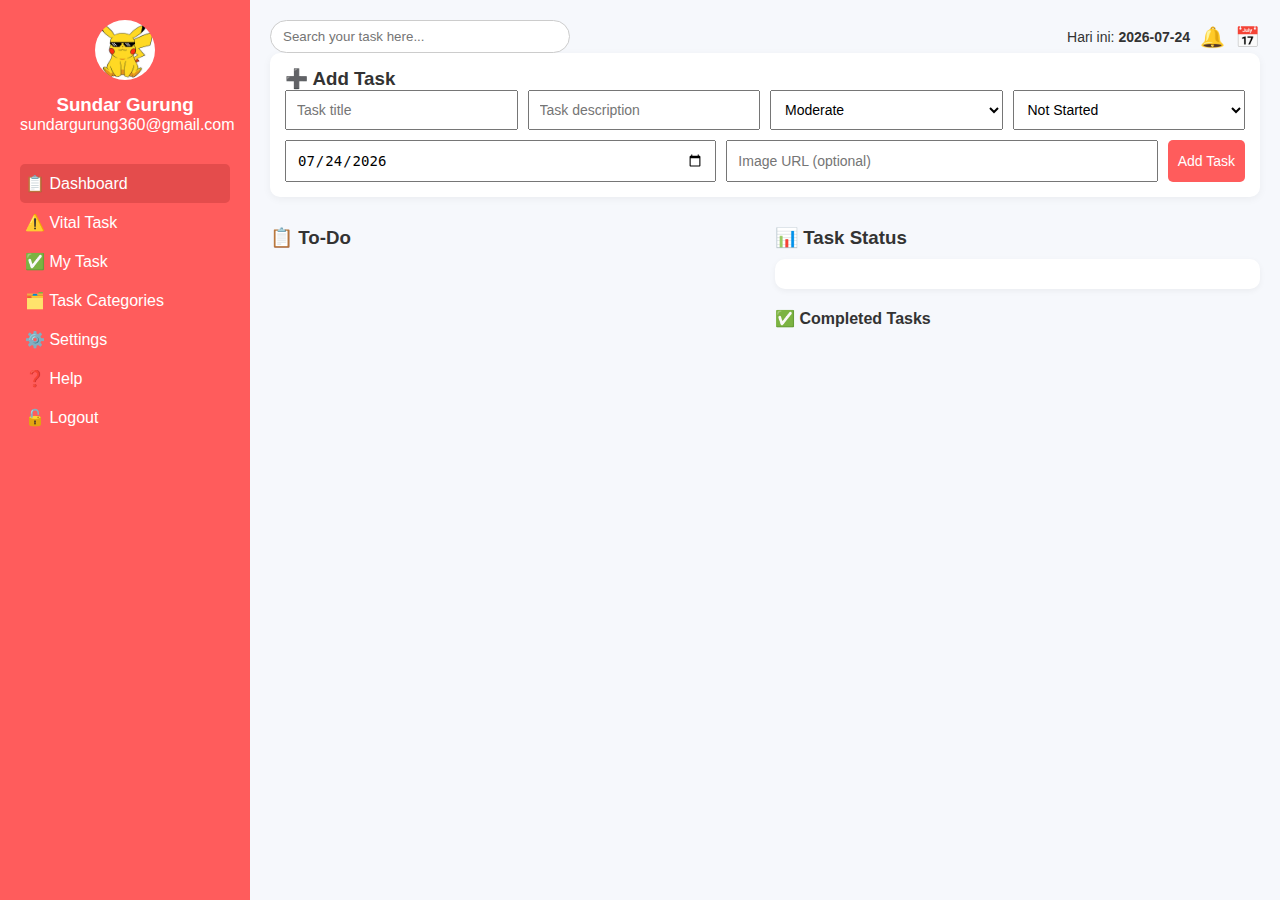
<file: Dashboard_page/index.html>
<!DOCTYPE html>
<html lang="id">
<head>
  <meta charset="UTF-8" />
  <meta name="viewport" content="width=device-width, initial-scale=1.0"/>
  <title>Dashboard To-Do</title>
  <link rel="stylesheet" href="style.css">
</head>
<body>
  <div class="container">
    <!-- Sidebar -->
    <aside class="sidebar">
      <div class="profile">
        <img src="img/pikachu.jpeg" alt="Profile"/>
        <h3>Sundar Gurung</h3>
        <p>sundargurung360@gmail.com</p>
      </div>
      <nav>
        <button class="active">📋 Dashboard</button>
        <button>⚠️ Vital Task</button>
        <button>✅ My Task</button>
        <button>🗂️ Task Categories</button>
        <button>⚙️ Settings</button>
        <button>❓ Help</button>
        <button class="logout">🔓 Logout</button>
      </nav>
    </aside>
    <!-- Sidebar -->

    <!-- Main Content -->
    <main class="main-content">
      <!-- Header -->
      <header class="header">
        <input type="text" placeholder="Search your task here..." />
        <div class="header-info">
          <span class="date">Hari ini: <strong id="currentDate"></strong></span>
          <button>🔔</button>
          <button>📅</button>
        </div>
      </header>

      <!-- Task Input -->
      <section class="add-task">
        <h3>➕ Add Task</h3>
        <form id="taskForm">
          <input type="text" id="taskTitle" placeholder="Task title" required />
          <input type="text" id="taskDesc" placeholder="Task description" />
          <select id="taskPriority">
            <option value="Low">Low</option>
            <option value="Moderate" selected>Moderate</option>
            <option value="High">High</option>
          </select>
          <select id="taskStatus">
            <option value="Not Started" selected>Not Started</option>
            <option value="In Progress">In Progress</option>
            <option value="Completed">Completed</option>
          </select>
          <input type="date" id="taskDate" />
          <input type="url" id="taskImage" placeholder="Image URL (optional)" />
          <button type="submit">Add Task</button>
        </form>
      </section>

      <!-- Task Lists and Stats -->
      <section class="dashboard">
        <div class="task-section">
          <h3>📋 To-Do</h3>
          <div id="taskList" class="task-list"></div>
        </div>
        <div class="status-section">
          <h3>📊 Task Status</h3>
          <div id="statusSummary"></div>
          <h4>✅ Completed Tasks</h4>
          <div id="completedList" class="task-list"></div>
        </div>
      </section>
    </main>
  </div>

  <script src="script.js"></script>
</body>
</html>
</file>
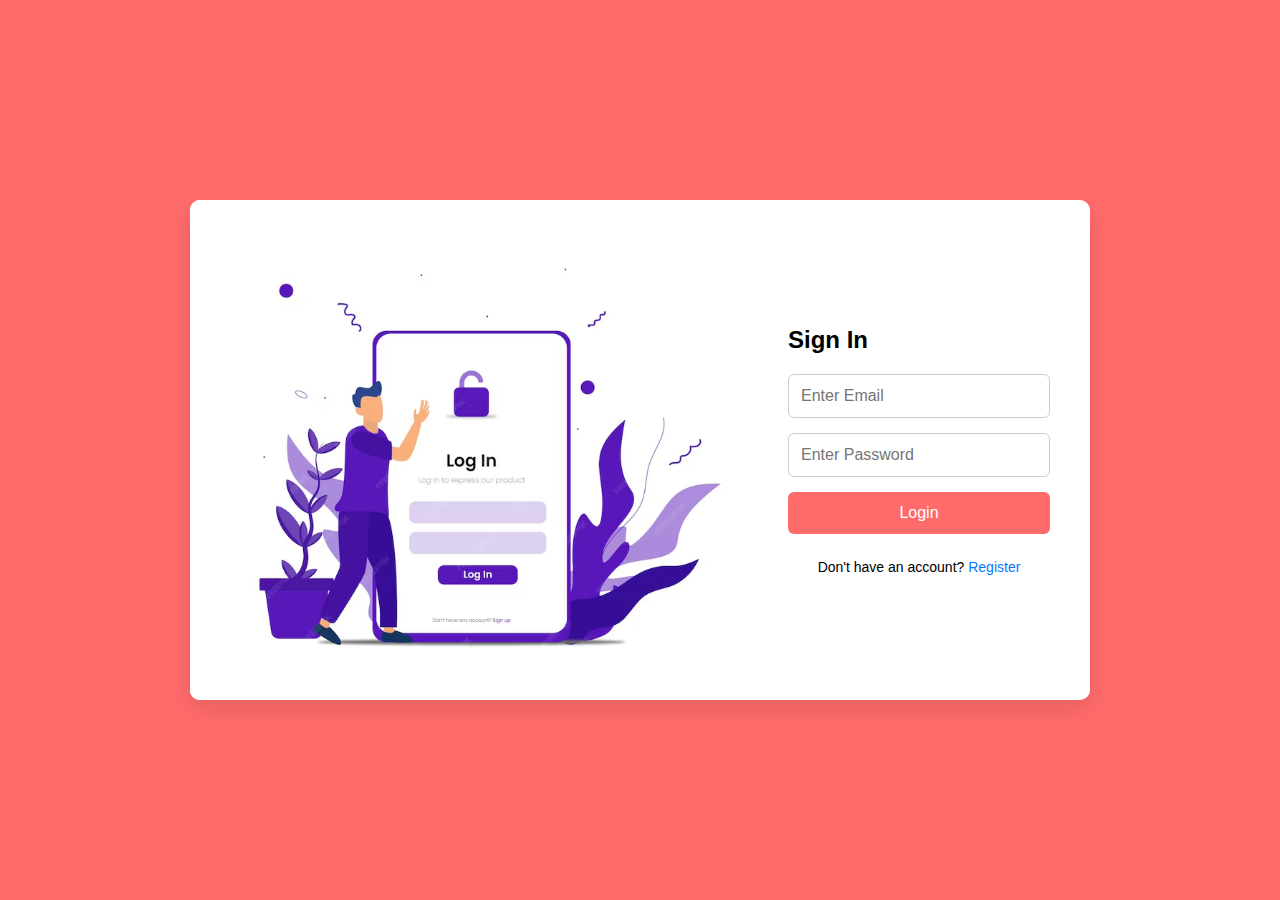
<file: Login_page/index.html>
<!DOCTYPE html>
<html lang="id">
<head>
  <meta charset="UTF-8" />
  <meta name="viewport" content="width=device-width, initial-scale=1.0" />
  <title>Login</title>
  <link rel="stylesheet" href="style.css" />
</head>
<body>
  <div class="login-container">
    <div class="illustration">
      <img src="img/login_ilustration.png" alt="Login illustration" />
    </div>
    <div class="login-form">
      <h2>Sign In</h2>
      <form id="loginForm">
        <input type="email" id="email" placeholder="Enter Email" required />
        <input type="password" id="password" placeholder="Enter Password" required />
        <button type="submit">Login</button>
        <p class="redirect-text">Don't have an account? <a href="#">Register</a></p>
      </form>
    </div>
  </div>

  <script src="script.js"></script>
</body>
</html>
</file>
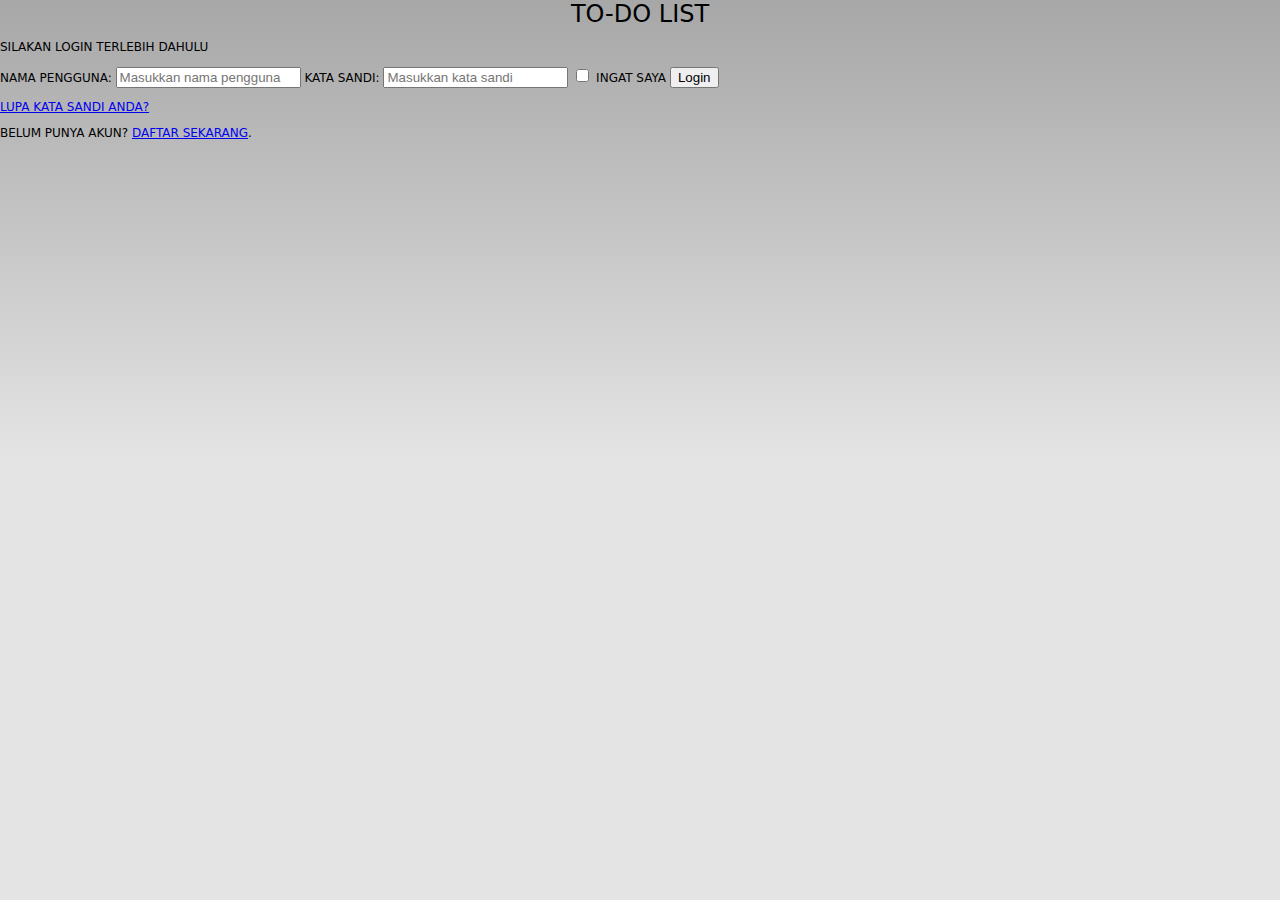
<file: www/index_bak.html>
<!DOCTYPE html>

<html lang="id">
    <head>
        <meta charset="utf-8">
        <!--
        Customize this policy to fit your own app's needs. For more guidance, please refer to the docs:
            https://cordova.apache.org/docs/en/latest/
        Some notes:
            * https://ssl.gstatic.com is required only on Android and is needed for TalkBack to function properly
            * Disables use of inline scripts in order to mitigate risk of XSS vulnerabilities. To change this:
                * Enable inline JS: add 'unsafe-inline' to default-src
        -->
        <meta http-equiv="Content-Security-Policy" content="default-src 'self' data: https://ssl.gstatic.com 'unsafe-eval'; style-src 'self' 'unsafe-inline'; media-src *; img-src 'self' data: content:;">
        <meta name="format-detection" content="telephone=no">
        <meta name="msapplication-tap-highlight" content="no">
        <meta name="viewport" content="initial-scale=1, width=device-width, viewport-fit=cover">
        <meta name="color-scheme" content="light dark">
        <link rel="stylesheet" href="css/index.css">
        
        <title>Welcome to To-Do List</title>
    </head>

    <body>
        <div class="Login-container">
            <h1>To-Do List</h1>
            <p>Silakan Login terlebih dahulu</p>
            <form action="https://www.bing.com/ck/a?!&&p=26529c7e699ccfcb40fa5466109a78a8eeccabf5c394ec1c094088e07c8e92e5JmltdHM9MTc0NTg4NDgwMA&ptn=3&ver=2&hsh=4&fclid=10b5b7a8-ed4e-60bf-0fc3-a40bec18619e&psq=login&u=a1aHR0cHM6Ly9hY2NvdW50cy5nb29nbGUuY29tL2xvZ2luP2hsPWlk&ntb=1" method="post">
                <label for="username">Nama pengguna:</label>
                <input type="text" id="username" name="username" placeholder="Masukkan nama pengguna" required>
                <label for="password">Kata sandi:</label>
                <input type="password" id="password" name="password" placeholder="Masukkan kata sandi" required>
                <label>
                <input type="checkbox" name="remember"> Ingat saya
                </label>
                <button type="submit">Login</button>
                <p><a href="#">Lupa kata sandi Anda?</a></p>
                <p>Belum punya akun? <a href="#">Daftar sekarang</a>.</p>
            </form>
        </div>
    </body>
</html>
</file>
<file: Login_page/style.css>
* {
  margin: 0;
  padding: 0;
  box-sizing: border-box;
}
body {
  font-family: 'Segoe UI', sans-serif;
  background-color: #ff6b6b;
  background-image: url('https://www.transparenttextures.com/patterns/stardust.png');
  display: flex;
  justify-content: center;
  align-items: center;
  height: 100vh;
}
.login-container {
  background-color: white;
  width: 900px;
  max-width: 100%;
  display: flex;
  border-radius: 10px;
  overflow: hidden;
  box-shadow: 0 10px 25px rgba(0,0,0,0.1);
}
.illustration {
  flex: 1;
  background-color: #fff;
  display: flex;
  justify-content: center;
  align-items: center;
}
.illustration img {
  height: 500px;
  width: auto;
  object-fit: contain;
}
.login-form {
  flex: 1;
  padding: 40px;
  display: flex;
  flex-direction: column;
  justify-content: center;
}
.login-form h2 {
  margin-bottom: 20px;
}
.login-form form {
  display: flex;
  flex-direction: column;
  gap: 15px;
}
.login-form input {
  padding: 12px;
  border: 1px solid #ccc;
  border-radius: 6px;
  font-size: 16px;
}
.login-form button {
  padding: 12px;
  border: none;
  background-color: #ff6b6b;
  color: white;
  font-size: 16px;
  border-radius: 6px;
  cursor: pointer;
}
.login-form button:hover {
  background-color: #ff4a4a;
}
.redirect-text {
  margin-top: 10px;
  font-size: 14px;
  text-align: center;
}
.redirect-text a {
  color: #007bff;
  text-decoration: none;
}
</file>
<file: Dashboard_page/style.css>
/* Reset & Global */
* {
  margin: 0;
  padding: 0;
  box-sizing: border-box;
}
body {
  font-family: 'Segoe UI', sans-serif;
  background-color: #f6f8fc;
  color: #333;
}
.container {
  display: flex;
  height: 100vh;
  overflow: hidden;
}

/* Sidebar */
.sidebar {
  width: 250px;
  background-color: #ff5c5c;
  color: white;
  display: flex;
  flex-direction: column;
  padding: 20px;
}
.profile {
  text-align: center;
  margin-bottom: 30px;
}
.profile img {
  border-radius: 50%;
  width: 60px;
  margin-bottom: 10px;
}
.sidebar nav button {
  background: none;
  border: none;
  color: white;
  text-align: left;
  padding: 10px 5px;
  font-size: 16px;
  cursor: pointer;
  width: 100%;
}
.sidebar nav button:hover,
.sidebar nav button.active {
  background-color: #e44c4c;
  border-radius: 5px;
}
.logout {
  margin-top: auto;
}

/* Main Content */
.main-content {
  flex: 1;
  padding: 20px;
  overflow-y: auto;
}
.header {
  display: flex;
  justify-content: space-between;
  align-items: center;
}
.header input {
  padding: 8px 12px;
  width: 300px;
  border: 1px solid #ccc;
  border-radius: 20px;
}
.header-info {
  display: flex;
  gap: 10px;
  align-items: center;
}
.header-info button {
  background: none;
  border: none;
  font-size: 20px;
}
.date {
  font-size: 14px;
}

/* Welcome Section */
.welcome {
  margin: 20px 0;
}
.welcome h2 span {
  color: #ff5c5c;
}

/* Add Task */
.add-task {
  background: #fff;
  padding: 15px;
  border-radius: 10px;
  margin-bottom: 30px;
  box-shadow: 0 2px 8px rgba(0,0,0,0.05);
}
.add-task form {
  display: flex;
  flex-wrap: wrap;
  gap: 10px;
}
.add-task input,
.add-task select,
.add-task button {
  padding: 10px;
  font-size: 14px;
}
.add-task input,
.add-task select {
  flex: 1 1 200px;
}
.add-task button {
  background: #ff5c5c;
  color: white;
  border: none;
  border-radius: 5px;
  cursor: pointer;
}

/* Task Cards */
.dashboard {
  display: flex;
  gap: 20px;
  flex-wrap: wrap;
}
.task-section,
.status-section {
  flex: 1;
  min-width: 300px;
}
.task-list {
  margin-top: 15px;
  display: flex;
  flex-direction: column;
  gap: 15px;
}
.task-card {
  background: white;
  padding: 15px;
  border-radius: 10px;
  box-shadow: 0 2px 6px rgba(0,0,0,0.05);
  display: flex;
  gap: 15px;
}
.task-card img {
  width: 60px;
  height: 60px;
  border-radius: 8px;
  object-fit: cover;
}
.placeholder-box {
  width: 60px;
  height: 60px;
  background-color: #ddd;
  border-radius: 8px;
}
.task-info {
  flex: 1;
}
.task-info h4 {
  margin-bottom: 5px;
}
.task-meta {
  font-size: 12px;
  color: gray;
}
.task-meta span {
  display: inline-block;
  margin-right: 10px;
}
.priority-Low {
  color: green;
}
.priority-Moderate {
  color: orange;
}
.priority-High {
  color: red;
}
.status-Completed {
  color: green;
}
.status-In\ Progress {
  color: blue;
}
.status-Not\ Started {
  color: red;
}

/* Stats Summary */
#statusSummary {
  margin: 10px 0 20px;
  background: #fff;
  padding: 15px;
  border-radius: 10px;
  box-shadow: 0 2px 6px rgba(0,0,0,0.05);
}
#statusSummary div {
  margin-bottom: 5px;
}
</file>
<file: www/css/index.css>
/*
 * Licensed to the Apache Software Foundation (ASF) under one
 * or more contributor license agreements.  See the NOTICE file
 * distributed with this work for additional information
 * regarding copyright ownership.  The ASF licenses this file
 * to you under the Apache License, Version 2.0 (the
 * "License"); you may not use this file except in compliance
 * with the License.  You may obtain a copy of the License at
 *
 * http://www.apache.org/licenses/LICENSE-2.0
 *
 * Unless required by applicable law or agreed to in writing,
 * software distributed under the License is distributed on an
 * "AS IS" BASIS, WITHOUT WARRANTIES OR CONDITIONS OF ANY
 * KIND, either express or implied.  See the License for the
 * specific language governing permissions and limitations
 * under the License.
 */
* {
    -webkit-tap-highlight-color: rgba(0,0,0,0); /* make transparent link selection, adjust last value opacity 0 to 1.0 */
}

body {
    -webkit-touch-callout: none;                /* prevent callout to copy image, etc when tap to hold */
    -webkit-text-size-adjust: none;             /* prevent webkit from resizing text to fit */
    -webkit-user-select: none;                  /* prevent copy paste, to allow, change 'none' to 'text' */
    background-color:#E4E4E4;
    background-image:linear-gradient(to bottom, #A7A7A7 0%, #E4E4E4 51%);
    font-family: system-ui, -apple-system, -apple-system-font, 'Segoe UI', 'Roboto', sans-serif;
    font-size:12px;
    height:100vh;
    margin:0px;
    padding:0px;
    /* Padding to avoid the "unsafe" areas behind notches in the screen */
    padding: env(safe-area-inset-top, 0px) env(safe-area-inset-right, 0px) env(safe-area-inset-bottom, 0px) env(safe-area-inset-left, 0px);
    text-transform:uppercase;
    width:100%;
}

/* Portrait layout (default) */
.app {
    background:url(../img/logo.png) no-repeat center top; /* 170px x 200px */
    position:absolute;             /* position in the center of the screen */
    left:50%;
    top:50%;
    height:50px;                   /* text area height */
    width:225px;                   /* text area width */
    text-align:center;
    padding:180px 0px 0px 0px;     /* image height is 200px (bottom 20px are overlapped with text) */
    margin:-115px 0px 0px -112px;  /* offset vertical: half of image height and text area height */
                                   /* offset horizontal: half of text area width */
}

/* Landscape layout (with min-width) */
@media screen and (min-aspect-ratio: 1/1) and (min-width:400px) {
    .app {
        background-position:left center;
        padding:75px 0px 75px 170px;  /* padding-top + padding-bottom + text area = image height */
        margin:-90px 0px 0px -198px;  /* offset vertical: half of image height */
                                      /* offset horizontal: half of image width and text area width */
    }
}

h1 {
    font-size:24px;
    font-weight:normal;
    margin:0px;
    overflow:visible;
    padding:0px;
    text-align:center;
}

.event {
    border-radius:4px;
    color:#FFFFFF;
    font-size:12px;
    margin:0px 30px;
    padding:2px 0px;
}

.event.listening {
    background-color:#333333;
    display:block;
}

.event.received {
    background-color:#4B946A;
    display:none;
}

#deviceready.ready .event.listening { display: none; }
#deviceready.ready .event.received { display: block; }

@keyframes fade {
    from { opacity: 1.0; }
    50% { opacity: 0.4; }
    to { opacity: 1.0; }
}

.blink {
    animation:fade 3000ms infinite;
    -webkit-animation:fade 3000ms infinite;
}


@media screen and (prefers-color-scheme: dark) {
    body {
        background-image:linear-gradient(to bottom, #585858 0%, #1B1B1B 51%);
    }
}
</file>
